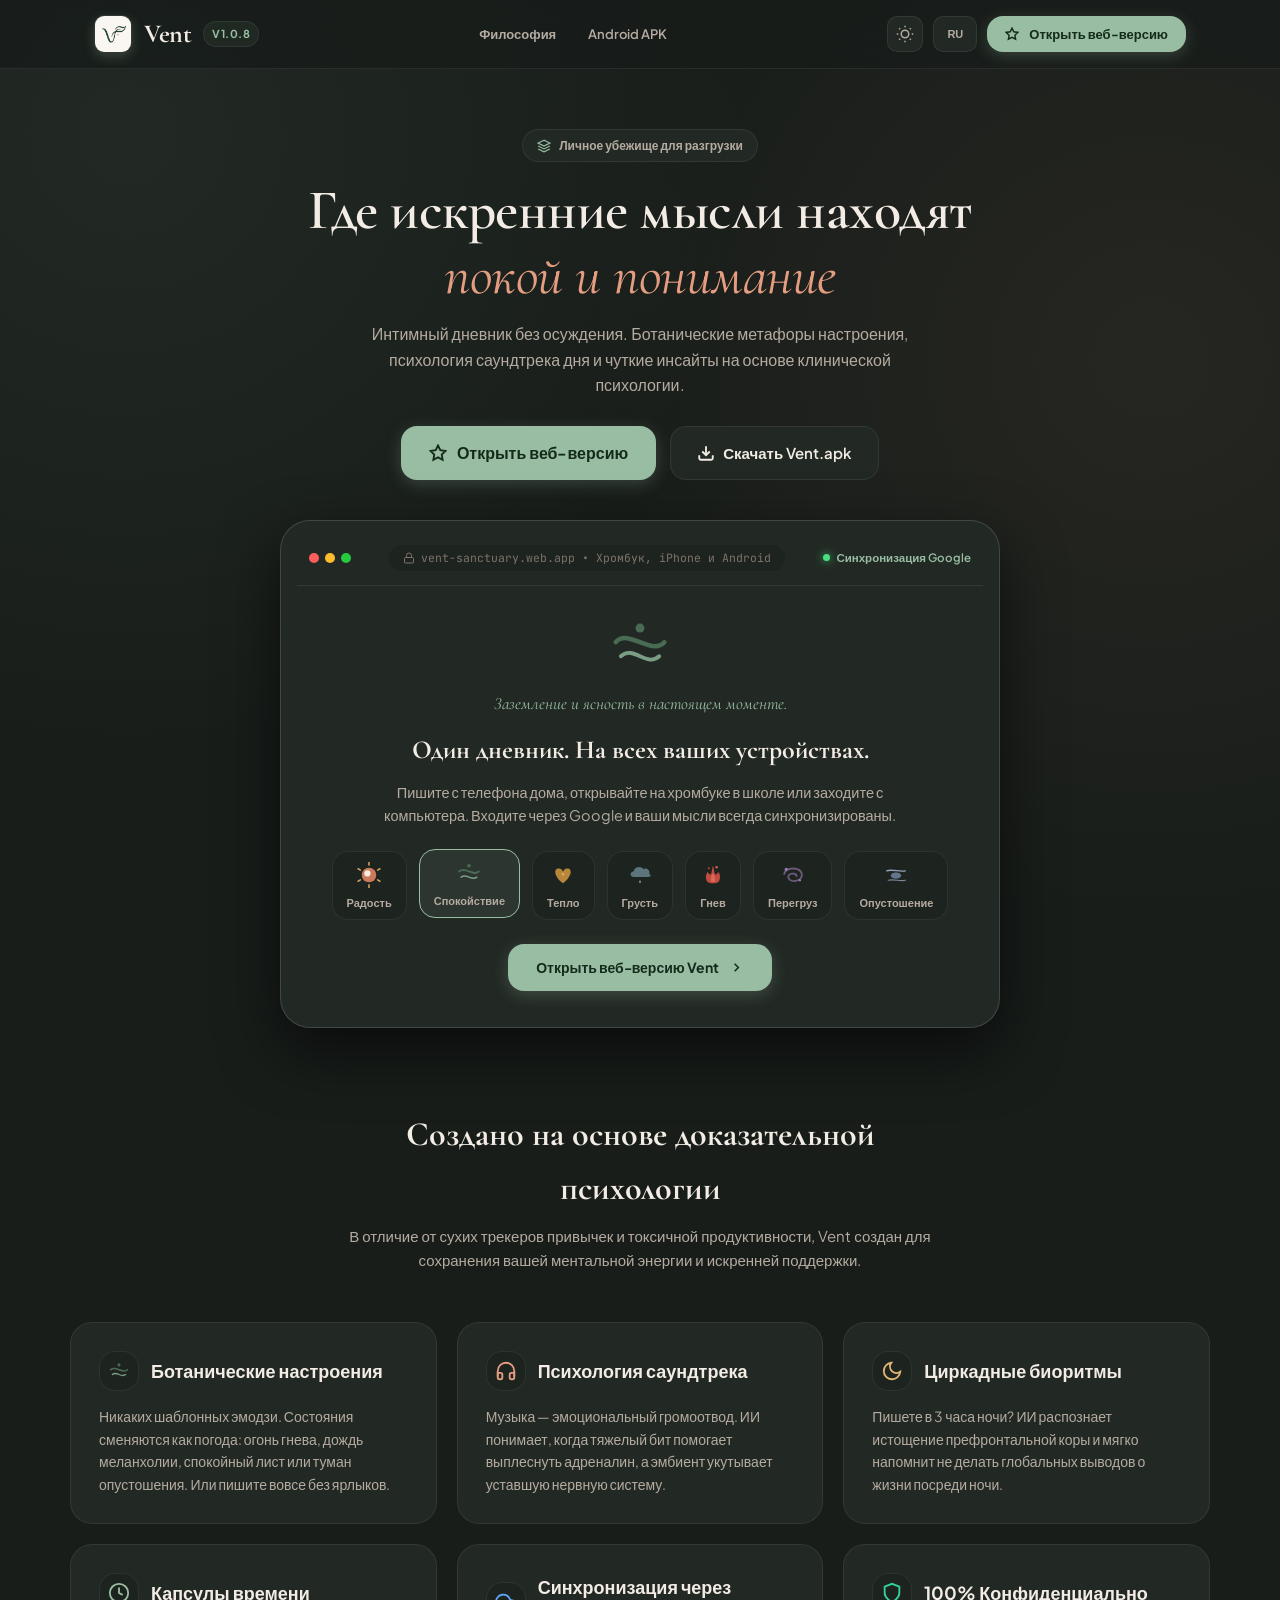
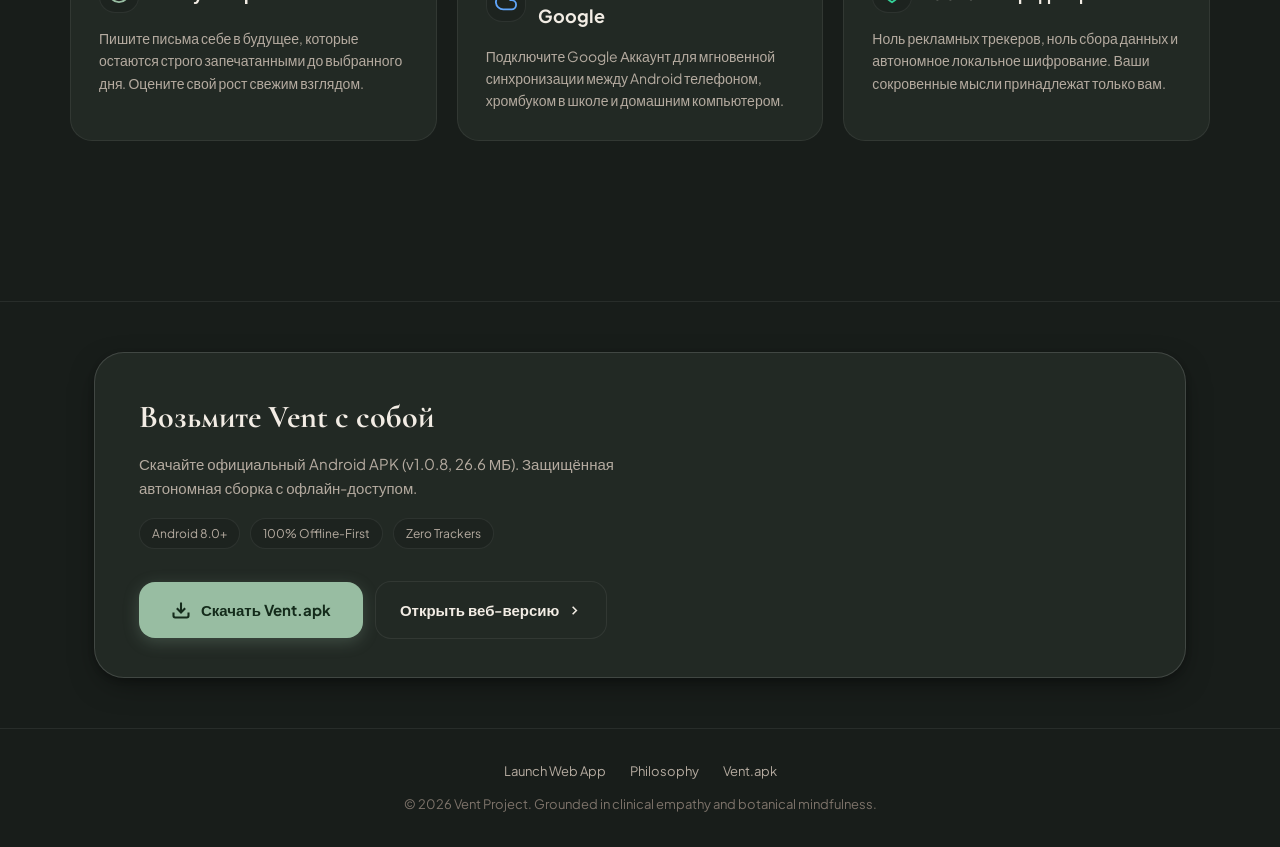
<file: public/index.html>
<!DOCTYPE html>
<html lang="en" data-theme="dark">
<head>
  <meta charset="UTF-8">
  <meta name="viewport" content="width=device-width, initial-scale=1.0">
  <title>Vent — Private Emotional Decompression Journal</title>
  <meta name="description" content="Vent is a private emotional sanctuary featuring botanical mood metaphors, daily soundtrack psychology, and an empathetic AI companion powered by Gemini Flash.">
  <link rel="icon" type="image/png" href="icon.png">
  <link rel="stylesheet" href="style.css">
  <style>
    /* Dedicated Showcase / Landing Styling */
    .hero-app-preview-box {
      margin: 40px auto 0;
      max-width: 720px;
      background: var(--surface-card);
      border: 1px solid var(--border-strong);
      border-radius: var(--radius-xl);
      padding: 16px;
      box-shadow: 0 24px 60px rgba(0, 0, 0, 0.6);
      position: relative;
      overflow: hidden;
      text-align: left;
    }

    .preview-browser-header {
      display: flex;
      align-items: center;
      justify-content: space-between;
      padding: 8px 12px 14px;
      border-bottom: 1px solid var(--border-subtle);
    }

    .browser-dots {
      display: flex;
      gap: 6px;
    }

    .browser-dot {
      width: 10px;
      height: 10px;
      border-radius: 50%;
    }

    .preview-url-pill {
      font-size: 11.5px;
      font-family: var(--font-mono);
      color: var(--text-tertiary);
      background: var(--surface-input);
      padding: 4px 14px;
      border-radius: var(--radius-full);
      display: flex;
      align-items: center;
      gap: 6px;
    }

    .preview-frame-content {
      padding: 28px 24px 20px;
      text-align: center;
    }

    .preview-headline {
      font-family: var(--font-serif);
      font-size: 26px;
      font-weight: 700;
      margin-bottom: 10px;
      color: var(--text-primary);
    }

    .preview-sub {
      font-size: 14.5px;
      color: var(--text-secondary);
      max-width: 520px;
      margin: 0 auto 24px;
      line-height: 1.6;
    }

    .preview-botanical-strip {
      display: flex;
      align-items: center;
      justify-content: center;
      gap: 12px;
      margin-bottom: 24px;
      flex-wrap: wrap;
    }

    .preview-botanical-item {
      display: flex;
      flex-direction: column;
      align-items: center;
      gap: 6px;
      padding: 10px 14px;
      border-radius: var(--radius-md);
      background: var(--surface-input);
      border: 1px solid var(--border-subtle);
      transition: transform var(--duration-fast) var(--ease-out), border-color var(--duration-fast) var(--ease-out);
      cursor: pointer;
    }

    .preview-botanical-item:hover {
      transform: translateY(-2px);
      border-color: var(--border-strong);
    }

    .preview-botanical-label {
      font-size: 11px;
      font-weight: 600;
      color: var(--text-secondary);
    }

    .feature-showcase-grid {
      display: grid;
      grid-template-columns: repeat(auto-fit, minmax(280px, 1fr));
      gap: 20px;
      margin: 50px 0;
    }

    .showcase-card {
      background: var(--surface-card);
      border: 1px solid var(--border-subtle);
      border-radius: var(--radius-lg);
      padding: 28px;
      transition: transform var(--duration-fast) var(--ease-out), border-color var(--duration-fast) var(--ease-out);
    }

    .showcase-card:hover {
      transform: translateY(-3px);
      border-color: var(--border-strong);
    }

    .showcase-icon-row {
      display: flex;
      align-items: center;
      gap: 12px;
      margin-bottom: 14px;
    }

    .showcase-icon-box {
      width: 40px;
      height: 40px;
      border-radius: var(--radius-md);
      background: var(--surface-input);
      border: 1px solid var(--border-subtle);
      display: flex;
      align-items: center;
      justify-content: center;
      color: var(--accent-primary);
      flex-shrink: 0;
    }

    .showcase-title {
      font-size: 18px;
      font-weight: 700;
      color: var(--text-primary);
    }

    .showcase-desc {
      font-size: 14px;
      color: var(--text-secondary);
      line-height: 1.6;
    }

    .sync-status-pill {
      display: flex;
      align-items: center;
      gap: 6px;
      font-size: 11.5px;
      font-weight: 600;
      color: var(--accent-primary);
    }

    .pulse-dot {
      width: 7px;
      height: 7px;
      border-radius: 50%;
      background: #4ADE80;
      box-shadow: 0 0 8px rgba(74, 222, 128, 0.8);
      animation: pulseSync 2s infinite ease-in-out;
    }

    @keyframes pulseSync {
      0%, 100% { opacity: 1; transform: scale(1); }
      50% { opacity: 0.5; transform: scale(0.85); }
    }
  </style>
</head>
<body>

  <!-- ========================================================================
       LANDING HEADER
       ======================================================================== -->
  <header>
    <div class="container header-inner">
      <a href="index.html" class="brand-wrapper">
        <div class="brand-icon-box">
          <img src="icon.png" alt="Vent">
        </div>
        <span class="brand-name">Vent</span>
        <span class="brand-badge">v1.0.8</span>
      </a>

      <!-- Quick Links -->
      <nav class="nav-tab-container" style="background: transparent; border: none;">
        <a href="#features" class="nav-tab-btn" style="text-decoration: none;" data-t="nav_phil">Philosophy</a>
        <a href="#download" class="nav-tab-btn" style="text-decoration: none;" data-t="nav_apk">Android APK</a>
      </nav>

      <!-- Action controls -->
      <div class="header-actions">
        <button class="icon-btn" id="themeToggleBtn" title="Toggle Theme" aria-label="Toggle Theme">
          <!-- Injected via JS -->
        </button>
        <button class="icon-btn" id="langToggleBtn" style="font-size: 11px; font-weight: 700; width: 44px;" title="Switch Language">
          EN
        </button>
        <!-- Prominent Launch App Button (NO EMOJIS, Clean Vector Icon) -->
        <a href="app.html" class="btn-primary" style="padding: 8px 18px; font-size: 13px;">
          <svg width="14" height="14" viewBox="0 0 24 24" fill="none" stroke="currentColor" stroke-width="2.5"><polygon points="12 2 15.09 8.26 22 9.27 17 14.14 18.18 21.02 12 17.77 5.82 21.02 7 14.14 2 9.27 8.91 8.26 12 2"/></svg>
          <span data-t="btn_open_app">Open Web Version</span>
        </a>
      </div>
    </div>
  </header>

  <!-- ========================================================================
       HERO SECTION
       ======================================================================== -->
  <section class="hero-banner" style="padding: 60px 0 40px;">
    <div class="container">
      <div class="hero-tag">
        <svg width="14" height="14" viewBox="0 0 24 24" fill="none" stroke="currentColor" stroke-width="2"><path d="M12 2L2 7l10 5 10-5-10-5zM2 17l10 5 10-5M2 12l10 5 10-5"/></svg>
        <span data-t="hero_tag">Private Decompression Sanctuary</span>
      </div>

      <h1 class="hero-title">
        <span data-t="hero_title_prefix">Where raw thoughts find</span><br>
        <em data-t="hero_title_highlight">quiet understanding</em>
      </h1>

      <p class="hero-subtitle" data-t="hero_sub">
        An intimate, judgment-free journal. Botanical emotional states, daily soundtrack analysis, and compassionate reflections grounded in clinical psychology.
      </p>

      <!-- TWO PRIMARY BUTTONS: Web App & APK Download (NO EMOJIS) -->
      <div class="hero-cta-row">
        <a href="app.html" class="btn-primary" style="padding: 14px 28px; font-size: 16px;">
          <svg width="18" height="18" viewBox="0 0 24 24" fill="none" stroke="currentColor" stroke-width="2.5"><polygon points="12 2 15.09 8.26 22 9.27 17 14.14 18.18 21.02 12 17.77 5.82 21.02 7 14.14 2 9.27 8.91 8.26 12 2"/></svg>
          <span data-t="btn_open_app">Open Web Version</span>
        </a>
        <a href="https://github.com/KamilRemix/Vent/raw/main/Vent.apk" download="Vent.apk" class="btn-secondary" style="padding: 14px 26px; font-size: 15px;">
          <svg width="18" height="18" viewBox="0 0 24 24" fill="none" stroke="currentColor" stroke-width="2.5"><path d="M21 15v4a2 2 0 0 1-2 2H5a2 2 0 0 1-2-2v-4"/><polyline points="7 10 12 15 17 10"/><line x1="12" y1="15" x2="12" y2="3"/></svg>
          <span data-t="btn_download_apk">Download Vent for Android</span>
        </a>
      </div>

      <!-- Interactive Web App Showcase Card -->
      <div class="hero-app-preview-box">
        <div class="preview-browser-header">
          <div class="browser-dots">
            <div class="browser-dot" style="background: #FF5C5C;"></div>
            <div class="browser-dot" style="background: #FFBD2E;"></div>
            <div class="browser-dot" style="background: #27C93F;"></div>
          </div>
          <div class="preview-url-pill">
            <svg width="12" height="12" viewBox="0 0 24 24" fill="none" stroke="currentColor" stroke-width="2"><rect x="3" y="11" width="18" height="11" rx="2" ry="2"/><path d="M7 11V7a5 5 0 0 1 10 0v4"/></svg>
            <span data-t="preview_url_label">vent.app/web • Chromebook, iPhone & Android</span>
          </div>
          <div class="sync-status-pill">
            <div class="pulse-dot"></div>
            <span data-t="preview_sync_label">Cloud Sync Active</span>
          </div>
        </div>

        <div class="preview-frame-content">
          <div style="margin-bottom: 12px; height: 64px; display: flex; align-items: center; justify-content: center;" id="heroPreviewIcon"></div>
          <p id="heroPreviewQuote" style="font-family: var(--font-serif); font-style: italic; font-size: 17px; color: var(--accent-primary); margin-bottom: 12px; min-height: 24px;"></p>
          <h3 class="preview-headline" data-t="preview_headline">One Journal. Everywhere You Need It.</h3>
          <p class="preview-sub" data-t="preview_sub">
            Write on your phone at home, open your Chromebook in school, or check from an iPhone. Sign in with Google to synchronize your thoughts seamlessly.
          </p>

          <!-- Interactive Botanical Preview Chips -->
          <div class="preview-botanical-strip" id="heroBotanicalStrip">
            <!-- Injected via script with BotanicalSVGs -->
          </div>

          <a href="app.html" class="btn-primary" style="padding: 12px 28px; font-size: 14px;">
            <span data-t="btn_preview_open">Open Vent Web Sanctuary</span>
            <svg width="15" height="15" viewBox="0 0 24 24" fill="none" stroke="currentColor" stroke-width="2.5"><polyline points="9 18 15 12 9 6"/></svg>
          </a>
        </div>
      </div>

    </div>
  </section>

  <!-- ========================================================================
       PHILOSOPHY & FEATURES (ALL EMOJIS REPLACED WITH CLEAN VECTOR SVGs)
       ======================================================================== -->
  <section class="container" id="features" style="padding: 40px 0 60px;">
    <div style="text-align: center; max-width: 620px; margin: 0 auto 36px;">
      <h2 style="font-family: var(--font-serif); font-size: 34px; font-weight: 700;" data-t="phil_title">Designed Around Clinical Psychology</h2>
      <p style="font-size: 15px; color: var(--text-secondary); margin-top: 8px;" data-t="phil_sub">
        Unlike sterile habit apps or toxic productivity tools, Vent is engineered to protect your mental energy and give raw feelings a safe harbor.
      </p>
    </div>

    <div class="feature-showcase-grid">
      <!-- 1. Botanical Metaphors -->
      <div class="showcase-card">
        <div class="showcase-icon-row">
          <div class="showcase-icon-box" id="showcaseBloomSlot"></div>
          <h3 class="showcase-title" data-t="card1_title">Botanical Moods</h3>
        </div>
        <p class="showcase-desc" data-t="card1_desc">
          No generic emojis. Emotional states shift like weather: Wildfire anger, Melancholy rain, Calm leaves, and Ash mist. Or simply vent freely without choosing any label.
        </p>
      </div>

      <!-- 2. Soundtrack Psychology -->
      <div class="showcase-card">
        <div class="showcase-icon-row">
          <div class="showcase-icon-box" style="color: var(--accent-terracotta);">
            <svg width="22" height="22" viewBox="0 0 24 24" fill="none" stroke="currentColor" stroke-width="2"><path d="M3 18v-6a9 9 0 0 1 18 0v6"/><path d="M21 19a2 2 0 0 1-2 2h-1a2 2 0 0 1-2-2v-3a2 2 0 0 1 2-2h3zM3 19a2 2 0 0 0 2 2h1a2 2 0 0 0 2-2v-3a2 2 0 0 0-2-2H3z"/></svg>
          </div>
          <h3 class="showcase-title" data-t="card2_title">Soundtrack Psychology</h3>
        </div>
        <p class="showcase-desc" data-t="card2_desc">
          Music acts as an emotional lightning rod. Gemini understands whether heavy beats serve as a cathartic adrenaline release or ambient lo-fi acts as a nervous system blanket.
        </p>
      </div>

      <!-- 3. Circadian Awareness -->
      <div class="showcase-card">
        <div class="showcase-icon-row">
          <div class="showcase-icon-box" style="color: var(--accent-amber);">
            <svg width="22" height="22" viewBox="0 0 24 24" fill="none" stroke="currentColor" stroke-width="2"><path d="M21 12.79A9 9 0 1 1 11.21 3 7 7 0 0 0 21 12.79z"/></svg>
          </div>
          <h3 class="showcase-title" data-t="card3_title">Circadian Rhythm</h3>
        </div>
        <p class="showcase-desc" data-t="card3_desc">
          Writing at 3:00 AM? The AI recognizes nighttime prefrontal exhaustion and gently reminds you not to judge your whole life after midnight.
        </p>
      </div>

      <!-- 4. Time Capsules -->
      <div class="showcase-card">
        <div class="showcase-icon-row">
          <div class="showcase-icon-box" style="color: var(--accent-primary);">
            <svg width="22" height="22" viewBox="0 0 24 24" fill="none" stroke="currentColor" stroke-width="2"><circle cx="12" cy="12" r="10"/><polyline points="12 6 12 12 16 14"/></svg>
          </div>
          <h3 class="showcase-title" data-t="card4_title">Time Capsules</h3>
        </div>
        <p class="showcase-desc" data-t="card4_desc">
          Write letters to your future self that stay sealed until a chosen date. Revisit your growth with genuine perspective.
        </p>
      </div>

      <!-- 5. Cross-Device Cloud Sync -->
      <div class="showcase-card">
        <div class="showcase-icon-row">
          <div class="showcase-icon-box" style="color: #60A5FA;">
            <svg width="22" height="22" viewBox="0 0 24 24" fill="none" stroke="currentColor" stroke-width="2"><path d="M18 10h-1.26A8 8 0 1 0 9 20h9a5 5 0 0 0 0-10z"/></svg>
          </div>
          <h3 class="showcase-title" data-t="card5_title">Seamless Google Sync</h3>
        </div>
        <p class="showcase-desc" data-t="card5_desc">
          Connect your Google Account to synchronize across Android phone, school Chromebook, and desktop browser without losing a single line.
        </p>
      </div>

      <!-- 6. Zero Trackers & Privacy -->
      <div class="showcase-card">
        <div class="showcase-icon-row">
          <div class="showcase-icon-box" style="color: #34D399;">
            <svg width="22" height="22" viewBox="0 0 24 24" fill="none" stroke="currentColor" stroke-width="2"><path d="M12 22s8-4 8-10V5l-8-3-8 3v7c0 6 8 10 8 10z"/></svg>
          </div>
          <h3 class="showcase-title" data-t="card6_title">100% Private</h3>
        </div>
        <p class="showcase-desc" data-t="card6_desc">
          Zero advertising, zero tracker SDKs, and offline-first encryption. Your vulnerable feelings belong only to you.
        </p>
      </div>
    </div>
  </section>

  <!-- ========================================================================
       DOWNLOAD APK BANNER
       ======================================================================== -->
  <section class="download-footer-banner" id="download">
    <div class="container">
      <div class="download-banner-box">
        <div class="download-banner-left">
          <h2 class="download-banner-title" data-t="down_banner_title">Take Vent Everywhere</h2>
          <p class="download-banner-desc" data-t="down_banner_desc">
            Download the official Android APK (v1.0.8, 26.6 MB). Private, offline-first, signed build.
          </p>
          <div class="download-banner-tags">
            <span class="spec-badge">Android 8.0+</span>
            <span class="spec-badge">100% Offline-First</span>
            <span class="spec-badge">Zero Trackers</span>
          </div>
        </div>

        <div style="display: flex; gap: 12px; align-items: center; flex-wrap: wrap;">
          <a href="https://github.com/KamilRemix/Vent/raw/main/Vent.apk" download="Vent.apk" class="btn-primary" style="padding: 16px 32px; font-size: 15px;">
            <svg width="20" height="20" viewBox="0 0 24 24" fill="none" stroke="currentColor" stroke-width="2.5"><path d="M21 15v4a2 2 0 0 1-2 2H5a2 2 0 0 1-2-2v-4"/><polyline points="7 10 12 15 17 10"/><line x1="12" y1="15" x2="12" y2="3"/></svg>
            <span data-t="btn_download_apk">Download Vent.apk</span>
          </a>
          <a href="app.html" class="btn-secondary" style="padding: 16px 24px; font-size: 15px;">
            <span data-t="btn_open_app">Open Web Version</span>
            <svg width="15" height="15" viewBox="0 0 24 24" fill="none" stroke="currentColor" stroke-width="2.5"><polyline points="9 18 15 12 9 6"/></svg>
          </a>
        </div>
      </div>
    </div>
  </section>

  <!-- ========================================================================
       FOOTER
       ======================================================================== -->
  <footer>
    <div class="container">
      <div class="footer-nav">
        <a href="app.html">Launch Web App</a>
        <a href="#features">Philosophy</a>
        <a href="https://github.com/KamilRemix/Vent/raw/main/Vent.apk" download="Vent.apk">Vent.apk</a>
      </div>
      <p>&copy; 2026 Vent Project. Grounded in clinical empathy and botanical mindfulness.</p>
    </div>
  </footer>

  <script src="landing.js"></script>
</body>
</html>
</file>
<file: public/style.css>
/* ==========================================================================
   VENT — Botanical Emotional Decompression Journal
   Design Engineering & Aesthetics inspired by Emil Kowalski & Linear
   ========================================================================== */

@import url('https://fonts.googleapis.com/css2?family=Cormorant+Garamond:ital,wght@0,500;0,600;0,700;1,400;1,600&family=Plus+Jakarta+Sans:wght@300;400;500;600;700;800&family=JetBrains+Mono:wght@400;500&display=swap');

:root {
  /* Common Motion & Physics (Emil Kowalski) */
  --ease-out: cubic-bezier(0.23, 1, 0.32, 1);
  --ease-in-out: cubic-bezier(0.77, 0, 0.175, 1);
  --ease-spring: cubic-bezier(0.34, 1.56, 0.64, 1);
  --duration-fast: 140ms;
  --duration-normal: 220ms;
  --duration-slow: 360ms;

  --radius-xs: 6px;
  --radius-sm: 10px;
  --radius-md: 16px;
  --radius-lg: 22px;
  --radius-xl: 30px;
  --radius-full: 9999px;

  /* Typography */
  --font-serif: 'Cormorant Garamond', Georgia, serif;
  --font-sans: 'Plus Jakarta Sans', -apple-system, BlinkMacSystemFont, sans-serif;
  --font-mono: 'JetBrains Mono', monospace;

  /* Botanical Mood Accent Palette (Identical to Kotlin BotanicalMood) */
  --mood-bloom: #C87A5B;
  --mood-bloom-soft: rgba(200, 122, 91, 0.15);
  --mood-calm: #4A6B53;
  --mood-calm-soft: rgba(74, 107, 83, 0.15);
  --mood-warm: #B8863B;
  --mood-warm-soft: rgba(184, 134, 59, 0.15);
  --mood-rain: #5B757A;
  --mood-rain-soft: rgba(91, 117, 122, 0.15);
  --mood-wind: #A95C47;
  --mood-wind-soft: rgba(169, 92, 71, 0.15);
  --mood-moon: #6E6259;
  --mood-moon-soft: rgba(110, 98, 89, 0.15);
  --mood-wildfire: #C04B3E;
  --mood-wildfire-soft: rgba(192, 75, 62, 0.18);
  --mood-wildfire-glow: rgba(220, 104, 90, 0.4);
  --mood-chaos: #6D597A;
  --mood-chaos-soft: rgba(109, 89, 122, 0.15);
  --mood-ash: #64748B;
  --mood-ash-soft: rgba(100, 116, 139, 0.15);
}

/* ==========================================================================
   THEME: Evening Moss (Dark Mode — Default)
   ========================================================================== */
[data-theme="dark"] {
  --bg-app: #121614;
  --bg-page: #181D1A;
  --surface-card: #222924;
  --surface-elevated: #28322B;
  --surface-input: #1D231F;
  --surface-hover: #2C352F;

  --border-subtle: rgba(255, 255, 255, 0.07);
  --border-strong: rgba(255, 255, 255, 0.14);
  --border-focus: #98BDA2;

  --text-primary: #F2ECE4;
  --text-secondary: #B5ABA0;
  --text-tertiary: #7D736A;

  --accent-primary: #98BDA2;
  --accent-primary-hover: #B2D4BA;
  --accent-primary-text: #142B1B;
  --accent-primary-glow: rgba(152, 189, 162, 0.25);

  --accent-terracotta: #E59D81;
  --accent-amber: #E3B873;

  --shadow-card: 0 10px 30px -8px rgba(0, 0, 0, 0.5), 0 2px 6px rgba(0, 0, 0, 0.2);
  --shadow-dropdown: 0 14px 40px -4px rgba(0, 0, 0, 0.7);

  --glow-bg-1: radial-gradient(circle at 10% 15%, rgba(152, 189, 162, 0.08) 0%, transparent 45%);
  --glow-bg-2: radial-gradient(circle at 90% 40%, rgba(229, 157, 129, 0.07) 0%, transparent 45%);
}

/* ==========================================================================
   THEME: Parchment Cream (Light Mode)
   ========================================================================== */
[data-theme="light"] {
  --bg-app: #F5EFE6;
  --bg-page: #FAF6F0;
  --surface-card: #F3ECE1;
  --surface-elevated: #FFFFFF;
  --surface-input: #FAF6F0;
  --surface-hover: #EBE1D2;

  --border-subtle: rgba(44, 38, 35, 0.08);
  --border-strong: rgba(44, 38, 35, 0.16);
  --border-focus: #4A6B53;

  --text-primary: #2C2623;
  --text-secondary: #6E655F;
  --text-tertiary: #9E948C;

  --accent-primary: #4A6B53;
  --accent-primary-hover: #3D5A45;
  --accent-primary-text: #FFFFFF;
  --accent-primary-glow: rgba(74, 107, 83, 0.2);

  --accent-terracotta: #C87A5B;
  --accent-amber: #B8863B;

  --shadow-card: 0 10px 30px -8px rgba(44, 38, 35, 0.08), 0 2px 6px rgba(44, 38, 35, 0.04);
  --shadow-dropdown: 0 14px 40px -4px rgba(44, 38, 35, 0.14);

  --glow-bg-1: radial-gradient(circle at 10% 15%, rgba(74, 107, 83, 0.06) 0%, transparent 45%);
  --glow-bg-2: radial-gradient(circle at 90% 40%, rgba(200, 122, 91, 0.05) 0%, transparent 45%);
}

/* Base Setup */
* {
  box-sizing: border-box;
  margin: 0;
  padding: 0;
  -webkit-font-smoothing: antialiased;
  -moz-osx-font-smoothing: grayscale;
}

body {
  background-color: var(--bg-page);
  color: var(--text-primary);
  font-family: var(--font-sans);
  line-height: 1.6;
  min-height: 100vh;
  overflow-x: hidden;
  background-image: var(--glow-bg-1), var(--glow-bg-2);
  background-attachment: fixed;
  transition: background-color var(--duration-normal) var(--ease-out), color var(--duration-normal) var(--ease-out);
}

/* Container */
.container {
  max-width: 1140px;
  margin: 0 auto;
  padding: 0 24px;
}

/* ==========================================================================
   HEADER & NAVIGATION
   ========================================================================== */
header {
  position: sticky;
  top: 0;
  z-index: 100;
  backdrop-filter: blur(20px);
  -webkit-backdrop-filter: blur(20px);
  background: rgba(24, 29, 26, 0.82);
  border-bottom: 1px solid var(--border-subtle);
  transition: background-color var(--duration-normal) var(--ease-out), border-color var(--duration-normal) var(--ease-out);
}

[data-theme="light"] header {
  background: rgba(250, 246, 240, 0.86);
}

.header-inner {
  display: flex;
  align-items: center;
  justify-content: space-between;
  height: 68px;
  gap: 16px;
}

.brand-wrapper {
  display: flex;
  align-items: center;
  gap: 12px;
  text-decoration: none;
  color: var(--text-primary);
  transition: transform var(--duration-fast) var(--ease-out);
}

.brand-wrapper:active {
  transform: scale(0.97);
}

.brand-icon-box {
  width: 38px;
  height: 38px;
  border-radius: var(--radius-sm);
  background: var(--surface-card);
  border: 1px solid var(--border-subtle);
  display: flex;
  align-items: center;
  justify-content: center;
  box-shadow: 0 4px 12px var(--accent-primary-glow);
  overflow: hidden;
}

.brand-icon-box img {
  width: 100%;
  height: 100%;
  object-fit: cover;
}

.brand-name {
  font-family: var(--font-serif);
  font-size: 26px;
  font-weight: 700;
  letter-spacing: -0.5px;
  line-height: 1;
}

.brand-badge {
  font-size: 11px;
  font-weight: 700;
  padding: 3px 8px;
  border-radius: var(--radius-full);
  background: var(--mood-calm-soft);
  color: var(--accent-primary);
  border: 1px solid var(--border-subtle);
  text-transform: uppercase;
  letter-spacing: 0.5px;
}

/* Sliding Pill Tab Navigation (Emil Kowalski Style) */
.nav-tab-container {
  display: flex;
  align-items: center;
  background: var(--surface-card);
  padding: 4px;
  border-radius: var(--radius-full);
  border: 1px solid var(--border-subtle);
  position: relative;
}

.nav-tab-btn {
  display: flex;
  align-items: center;
  gap: 7px;
  padding: 8px 16px;
  border-radius: var(--radius-full);
  font-size: 13px;
  font-weight: 600;
  color: var(--text-secondary);
  background: transparent;
  border: none;
  cursor: pointer;
  transition: color var(--duration-fast) var(--ease-out), transform var(--duration-fast) var(--ease-out);
  position: relative;
  z-index: 2;
  user-select: none;
}

.nav-tab-btn:hover {
  color: var(--text-primary);
}

.nav-tab-btn:active {
  transform: scale(0.97);
}

.nav-tab-btn.active {
  color: var(--accent-primary-text);
  background: var(--accent-primary);
  box-shadow: 0 2px 10px var(--accent-primary-glow);
}

.nav-tab-icon {
  width: 16px;
  height: 16px;
}

/* Header Action Controls */
.header-actions {
  display: flex;
  align-items: center;
  gap: 10px;
}

.icon-btn {
  width: 36px;
  height: 36px;
  border-radius: var(--radius-sm);
  background: var(--surface-card);
  border: 1px solid var(--border-subtle);
  color: var(--text-secondary);
  display: flex;
  align-items: center;
  justify-content: center;
  cursor: pointer;
  transition: all var(--duration-fast) var(--ease-out);
}

.icon-btn:hover {
  color: var(--text-primary);
  border-color: var(--border-strong);
  background: var(--surface-hover);
}

.icon-btn:active {
  transform: scale(0.96);
}

.btn-apk-header {
  display: inline-flex;
  align-items: center;
  gap: 8px;
  padding: 8px 16px;
  border-radius: var(--radius-full);
  background: var(--surface-card);
  border: 1px solid var(--border-strong);
  color: var(--text-primary);
  font-size: 13px;
  font-weight: 700;
  text-decoration: none;
  transition: all var(--duration-fast) var(--ease-out);
}

.btn-apk-header:hover {
  border-color: var(--accent-primary);
  color: var(--accent-primary);
  transform: translateY(-1px);
}

.btn-apk-header:active {
  transform: scale(0.97);
}

/* ==========================================================================
   HERO / BANNER SECTION
   ========================================================================== */
.hero-banner {
  padding: 48px 0 32px;
  text-align: center;
}

.hero-tag {
  display: inline-flex;
  align-items: center;
  gap: 8px;
  padding: 6px 14px;
  border-radius: var(--radius-full);
  background: var(--surface-card);
  border: 1px solid var(--border-subtle);
  font-size: 12px;
  font-weight: 600;
  color: var(--text-secondary);
  margin-bottom: 16px;
}

.hero-tag svg {
  color: var(--accent-primary);
}

.hero-title {
  font-family: var(--font-serif);
  font-size: clamp(38px, 5.5vw, 56px);
  font-weight: 600;
  line-height: 1.15;
  letter-spacing: -0.5px;
  margin-bottom: 14px;
  max-width: 800px;
  margin-left: auto;
  margin-right: auto;
}

.hero-title em {
  font-style: italic;
  font-weight: 400;
  color: var(--accent-terracotta);
}

.hero-subtitle {
  font-size: 16px;
  color: var(--text-secondary);
  max-width: 580px;
  margin: 0 auto 28px;
  line-height: 1.6;
}

.hero-cta-row {
  display: flex;
  align-items: center;
  justify-content: center;
  gap: 14px;
  flex-wrap: wrap;
}

/* Primary Button (Emil Kowalski Tactile Specs) */
.btn-primary {
  display: inline-flex;
  align-items: center;
  justify-content: center;
  gap: 10px;
  padding: 12px 24px;
  border-radius: var(--radius-md);
  background: var(--accent-primary);
  color: var(--accent-primary-text);
  font-size: 14px;
  font-weight: 700;
  text-decoration: none;
  border: none;
  cursor: pointer;
  box-shadow: 0 4px 16px var(--accent-primary-glow);
  transition: transform var(--duration-fast) var(--ease-out), box-shadow var(--duration-fast) var(--ease-out), filter var(--duration-fast) var(--ease-out);
}

.btn-primary:hover {
  filter: brightness(1.08);
  box-shadow: 0 6px 22px var(--accent-primary-glow);
}

.btn-primary:active {
  transform: scale(0.97);
}

.btn-secondary {
  display: inline-flex;
  align-items: center;
  justify-content: center;
  gap: 8px;
  padding: 12px 22px;
  border-radius: var(--radius-md);
  background: var(--surface-card);
  color: var(--text-primary);
  font-size: 14px;
  font-weight: 600;
  text-decoration: none;
  border: 1px solid var(--border-subtle);
  cursor: pointer;
  transition: all var(--duration-fast) var(--ease-out);
}

.btn-secondary:hover {
  background: var(--surface-hover);
  border-color: var(--border-strong);
}

.btn-secondary:active {
  transform: scale(0.97);
}

/* ==========================================================================
   APP TABS WORKSPACE
   ========================================================================== */
.app-workspace {
  padding: 16px 0 70px;
}

.tab-pane {
  display: none;
  opacity: 0;
  transform: scale(0.98) translateY(6px);
  transition: opacity var(--duration-normal) var(--ease-out), transform var(--duration-normal) var(--ease-out);
}

.tab-pane.active {
  display: block;
  opacity: 1;
  transform: scale(1) translateY(0);
}

/* ==========================================================================
   TAB 1: JOURNAL FEED (ДНЕВНИК)
   ========================================================================== */
.feed-header-bar {
  display: flex;
  align-items: center;
  justify-content: space-between;
  gap: 16px;
  flex-wrap: wrap;
  margin-bottom: 24px;
}

.search-box {
  display: flex;
  align-items: center;
  gap: 10px;
  background: var(--surface-card);
  border: 1px solid var(--border-subtle);
  border-radius: var(--radius-md);
  padding: 8px 16px;
  flex: 1;
  max-width: 440px;
  transition: border-color var(--duration-fast) var(--ease-out);
}

.search-box:focus-within {
  border-color: var(--border-focus);
}

.search-box input {
  background: transparent;
  border: none;
  outline: none;
  color: var(--text-primary);
  font-size: 14px;
  width: 100%;
}

.search-box input::placeholder {
  color: var(--text-tertiary);
}

/* Botanical Filter Carousel */
.botanical-filter-bar {
  display: flex;
  align-items: center;
  gap: 8px;
  overflow-x: auto;
  padding: 4px 2px 14px;
  margin-bottom: 20px;
  scrollbar-width: none;
}

.botanical-filter-bar::-webkit-scrollbar {
  display: none;
}

.filter-chip {
  display: flex;
  align-items: center;
  gap: 8px;
  padding: 7px 14px;
  border-radius: var(--radius-full);
  background: var(--surface-card);
  border: 1px solid var(--border-subtle);
  color: var(--text-secondary);
  font-size: 13px;
  font-weight: 600;
  cursor: pointer;
  white-space: nowrap;
  user-select: none;
  transition: all var(--duration-fast) var(--ease-out);
}

.filter-chip:hover {
  background: var(--surface-hover);
  color: var(--text-primary);
}

.filter-chip:active {
  transform: scale(0.96);
}

.filter-chip.active {
  background: var(--chip-accent-soft, var(--surface-hover));
  border-color: var(--chip-accent, var(--accent-primary));
  color: var(--text-primary);
}

.filter-chip .chip-art {
  width: 20px;
  height: 20px;
}

/* Journal Cards Grid */
.journal-feed-grid {
  display: grid;
  grid-template-columns: repeat(auto-fill, minmax(340px, 1fr));
  gap: 20px;
}

.journal-card {
  background: var(--surface-card);
  border: 1px solid var(--border-subtle);
  border-radius: var(--radius-lg);
  padding: 22px;
  box-shadow: var(--shadow-card);
  display: flex;
  flex-direction: column;
  justify-content: space-between;
  gap: 16px;
  transition: transform var(--duration-fast) var(--ease-out), border-color var(--duration-fast) var(--ease-out);
  position: relative;
  overflow: hidden;
}

.journal-card:hover {
  transform: translateY(-2px);
  border-color: var(--border-strong);
}

.card-top-row {
  display: flex;
  align-items: center;
  justify-content: space-between;
  gap: 12px;
}

.card-mood-info {
  display: flex;
  align-items: center;
  gap: 10px;
}

.mood-badge-art {
  width: 38px;
  height: 38px;
  border-radius: var(--radius-full);
  background: var(--badge-bg, var(--surface-input));
  border: 1px solid var(--badge-border, var(--border-subtle));
  display: flex;
  align-items: center;
  justify-content: center;
  flex-shrink: 0;
}

.mood-badge-text-title {
  font-size: 14px;
  font-weight: 700;
  color: var(--text-primary);
  line-height: 1.2;
}

.mood-badge-text-sub {
  font-size: 11px;
  color: var(--text-tertiary);
}

.card-meta-time {
  font-size: 11px;
  font-family: var(--font-mono);
  color: var(--text-tertiary);
  background: var(--surface-input);
  padding: 3px 8px;
  border-radius: var(--radius-xs);
}

.card-content-text {
  font-size: 14.5px;
  line-height: 1.65;
  color: var(--text-primary);
  white-space: pre-line;
}

.card-soundtrack-strip {
  display: flex;
  align-items: center;
  gap: 10px;
  background: var(--surface-input);
  border: 1px solid var(--border-subtle);
  border-radius: var(--radius-sm);
  padding: 8px 12px;
  font-size: 12.5px;
  color: var(--accent-terracotta);
}

.vinyl-disc {
  width: 18px;
  height: 18px;
  border-radius: 50%;
  border: 2px solid var(--accent-terracotta);
  position: relative;
  animation: spin 6s linear infinite;
  animation-play-state: paused;
}

.journal-card:hover .vinyl-disc {
  animation-play-state: running;
}

@keyframes spin {
  100% { transform: rotate(360deg); }
}

.card-tags-row {
  display: flex;
  align-items: center;
  gap: 6px;
  flex-wrap: wrap;
}

.tag-pill {
  font-size: 11px;
  color: var(--text-secondary);
  background: var(--surface-hover);
  padding: 2px 8px;
  border-radius: var(--radius-xs);
}

.card-bottom-actions {
  display: flex;
  align-items: center;
  justify-content: space-between;
  border-top: 1px solid var(--border-subtle);
  padding-top: 12px;
  margin-top: 4px;
}

.intensity-dots {
  display: flex;
  align-items: center;
  gap: 4px;
}

.intensity-dot {
  width: 6px;
  height: 6px;
  border-radius: 50%;
  background: var(--border-strong);
}

.intensity-dot.filled {
  background: var(--card-accent, var(--accent-primary));
}

.card-delete-btn {
  background: transparent;
  border: none;
  color: var(--text-tertiary);
  font-size: 12px;
  cursor: pointer;
  padding: 4px 8px;
  border-radius: var(--radius-xs);
  transition: all var(--duration-fast) var(--ease-out);
}

.card-delete-btn:hover {
  color: var(--mood-wildfire);
  background: var(--mood-wildfire-soft);
}

.card-delete-btn:active {
  transform: scale(0.95);
}

/* ==========================================================================
   TAB 2: VENT EDITOR (ВЫПЛЕСК / НОВАЯ ЗАПИСЬ)
   ========================================================================== */
.editor-container {
  max-width: 780px;
  margin: 0 auto;
  background: var(--surface-card);
  border: 1px solid var(--border-subtle);
  border-radius: var(--radius-xl);
  padding: 36px;
  box-shadow: var(--shadow-card);
  position: relative;
}

.editor-header {
  display: flex;
  align-items: center;
  justify-content: space-between;
  margin-bottom: 24px;
  gap: 16px;
}

.editor-title {
  font-family: var(--font-serif);
  font-size: 28px;
  font-weight: 700;
  letter-spacing: -0.5px;
}

.editor-time-badge {
  font-size: 12px;
  font-family: var(--font-mono);
  color: var(--accent-primary);
  background: var(--mood-calm-soft);
  padding: 4px 10px;
  border-radius: var(--radius-full);
}

/* Mood Grid Carousel in Editor */
.editor-mood-selector-label {
  font-size: 13px;
  font-weight: 600;
  color: var(--text-secondary);
  margin-bottom: 12px;
  display: flex;
  align-items: center;
  justify-content: space-between;
}

.mood-selector-grid {
  display: grid;
  grid-template-columns: repeat(auto-fill, minmax(130px, 1fr));
  gap: 10px;
  margin-bottom: 24px;
}

.mood-select-card {
  background: var(--surface-input);
  border: 1px solid var(--border-subtle);
  border-radius: var(--radius-md);
  padding: 12px;
  display: flex;
  flex-direction: column;
  align-items: center;
  gap: 8px;
  cursor: pointer;
  text-align: center;
  user-select: none;
  transition: all var(--duration-fast) var(--ease-out);
}

.mood-select-card:hover {
  background: var(--surface-hover);
  border-color: var(--border-strong);
}

.mood-select-card:active {
  transform: scale(0.97);
}

.mood-select-card.active {
  background: var(--mood-color-soft, var(--mood-calm-soft));
  border-color: var(--mood-color, var(--accent-primary));
  box-shadow: 0 0 16px var(--mood-color-soft, var(--accent-primary-glow));
}

.mood-select-art {
  width: 32px;
  height: 32px;
}

.mood-select-name {
  font-size: 13px;
  font-weight: 700;
  color: var(--text-primary);
  line-height: 1.1;
}

.mood-select-desc {
  font-size: 10.5px;
  color: var(--text-tertiary);
}

/* Prompt of the Day Banner */
.reflection-prompt-box {
  background: var(--surface-input);
  border-left: 3px solid var(--accent-terracotta);
  border-radius: 0 var(--radius-sm) var(--radius-sm) 0;
  padding: 12px 16px;
  margin-bottom: 20px;
  font-size: 13.5px;
  color: var(--text-secondary);
  display: flex;
  align-items: center;
  gap: 10px;
}

.reflection-prompt-box strong {
  color: var(--accent-terracotta);
  font-weight: 700;
}

/* Stream of Consciousness Textarea */
.stream-textarea-wrapper {
  position: relative;
  margin-bottom: 20px;
}

.stream-textarea {
  width: 100%;
  min-height: 220px;
  background: var(--surface-input);
  border: 1px solid var(--border-subtle);
  border-radius: var(--radius-lg);
  padding: 20px;
  color: var(--text-primary);
  font-size: 16px;
  line-height: 1.7;
  resize: vertical;
  outline: none;
  font-family: var(--font-sans);
  transition: border-color var(--duration-fast) var(--ease-out), box-shadow var(--duration-fast) var(--ease-out);
}

.stream-textarea:focus {
  border-color: var(--border-focus);
  box-shadow: 0 0 0 3px var(--accent-primary-glow);
}

.stream-textarea::placeholder {
  color: var(--text-tertiary);
  font-style: italic;
}

/* Editor Secondary Controls */
.editor-controls-grid {
  display: grid;
  grid-template-columns: 1fr 1fr;
  gap: 14px;
  margin-bottom: 20px;
}

@media (max-width: 680px) {
  .editor-controls-grid {
    grid-template-columns: 1fr;
  }
}

.control-field {
  background: var(--surface-input);
  border: 1px solid var(--border-subtle);
  border-radius: var(--radius-sm);
  padding: 10px 14px;
  display: flex;
  align-items: center;
  gap: 10px;
  transition: border-color var(--duration-fast) var(--ease-out);
}

.control-field:focus-within {
  border-color: var(--border-focus);
}

.control-field input {
  background: transparent;
  border: none;
  outline: none;
  color: var(--text-primary);
  font-size: 13.5px;
  width: 100%;
}

.control-field input::placeholder {
  color: var(--text-tertiary);
}

/* Intensity Range Slider with Emil Kowalski Micro-Polish */
.intensity-bar-card {
  background: var(--surface-input);
  border: 1px solid var(--border-subtle);
  border-radius: var(--radius-sm);
  padding: 12px 16px;
  margin-bottom: 24px;
  display: flex;
  align-items: center;
  justify-content: space-between;
  gap: 16px;
}

.intensity-label-group {
  font-size: 13px;
  font-weight: 600;
  color: var(--text-secondary);
}

.intensity-slider-elem {
  flex: 1;
  accent-color: var(--accent-primary);
  cursor: pointer;
}

.intensity-num-pill {
  font-size: 13px;
  font-weight: 700;
  font-family: var(--font-mono);
  color: var(--accent-primary);
  background: var(--surface-card);
  padding: 2px 10px;
  border-radius: var(--radius-full);
}

/* Time Capsule Toggle */
.time-capsule-toggle-box {
  background: var(--surface-input);
  border: 1px solid var(--border-subtle);
  border-radius: var(--radius-md);
  padding: 14px 18px;
  margin-bottom: 24px;
  display: flex;
  align-items: center;
  justify-content: space-between;
  gap: 16px;
  cursor: pointer;
  transition: all var(--duration-fast) var(--ease-out);
}

.time-capsule-toggle-box:hover {
  background: var(--surface-hover);
}

.capsule-left {
  display: flex;
  align-items: center;
  gap: 12px;
}

.capsule-icon {
  color: var(--accent-amber);
}

.capsule-info-title {
  font-size: 13.5px;
  font-weight: 700;
  color: var(--text-primary);
}

.capsule-info-sub {
  font-size: 11.5px;
  color: var(--text-tertiary);
}

.capsule-date-picker {
  background: var(--surface-card);
  border: 1px solid var(--border-strong);
  border-radius: var(--radius-sm);
  color: var(--text-primary);
  padding: 6px 10px;
  font-size: 13px;
  outline: none;
}

/* Editor Action Footer */
.editor-footer-row {
  display: flex;
  align-items: center;
  justify-content: space-between;
  gap: 14px;
  padding-top: 18px;
  border-top: 1px solid var(--border-subtle);
  flex-wrap: wrap;
}

.editor-word-count {
  font-size: 12.5px;
  color: var(--text-tertiary);
  font-family: var(--font-mono);
}

/* ==========================================================================
   TAB 3: AI INSIGHTS & PSYCHOLOGIST (ИИ-ПСИХОЛОГ)
   ========================================================================== */
.ai-workspace {
  max-width: 860px;
  margin: 0 auto;
}

.period-tabs-bar {
  display: flex;
  align-items: center;
  gap: 10px;
  background: var(--surface-card);
  padding: 6px;
  border-radius: var(--radius-full);
  border: 1px solid var(--border-subtle);
  margin-bottom: 28px;
  overflow-x: auto;
  scrollbar-width: none;
}

.period-tab-btn {
  padding: 8px 18px;
  border-radius: var(--radius-full);
  font-size: 13px;
  font-weight: 600;
  color: var(--text-secondary);
  background: transparent;
  border: none;
  cursor: pointer;
  white-space: nowrap;
  transition: all var(--duration-fast) var(--ease-out);
}

.period-tab-btn:hover {
  color: var(--text-primary);
}

.period-tab-btn:active {
  transform: scale(0.97);
}

.period-tab-btn.active {
  background: var(--accent-primary);
  color: var(--accent-primary-text);
  box-shadow: 0 2px 10px var(--accent-primary-glow);
}

.ai-letter-hero-card {
  background: var(--surface-card);
  border: 1px solid var(--border-subtle);
  border-radius: var(--radius-xl);
  padding: 36px;
  box-shadow: var(--shadow-card);
  margin-bottom: 24px;
  position: relative;
  overflow: hidden;
}

.ai-letter-hero-card::before {
  content: '';
  position: absolute;
  top: 0;
  left: 0;
  right: 0;
  height: 3px;
  background: linear-gradient(90deg, var(--accent-primary), var(--accent-terracotta), var(--accent-amber));
}

.ai-friend-badge {
  display: inline-flex;
  align-items: center;
  gap: 8px;
  padding: 5px 12px;
  border-radius: var(--radius-full);
  background: var(--mood-calm-soft);
  color: var(--accent-primary);
  font-size: 12px;
  font-weight: 700;
  margin-bottom: 16px;
}

.ai-headline-text {
  font-family: var(--font-serif);
  font-size: clamp(26px, 3.5vw, 34px);
  font-weight: 600;
  color: var(--text-primary);
  line-height: 1.25;
  margin-bottom: 18px;
}

.ai-warm-letter-body {
  font-size: 15.5px;
  line-height: 1.8;
  color: var(--text-primary);
  white-space: pre-line;
  margin-bottom: 24px;
}

/* Psychological Music Breakdown Card */
.ai-music-analysis-box {
  background: var(--surface-input);
  border: 1px solid var(--border-subtle);
  border-radius: var(--radius-md);
  padding: 16px 20px;
  display: flex;
  align-items: flex-start;
  gap: 14px;
  margin-bottom: 24px;
}

.music-analysis-icon {
  color: var(--accent-terracotta);
  font-size: 20px;
  margin-top: 2px;
}

.music-analysis-content-title {
  font-size: 13.5px;
  font-weight: 700;
  color: var(--accent-terracotta);
  margin-bottom: 4px;
}

.music-analysis-content-desc {
  font-size: 13.5px;
  color: var(--text-secondary);
  line-height: 1.6;
}

/* Bento Insights Grid */
.bento-insights-grid {
  display: grid;
  grid-template-columns: repeat(auto-fit, minmax(250px, 1fr));
  gap: 16px;
  margin-bottom: 28px;
}

.bento-card {
  background: var(--surface-card);
  border: 1px solid var(--border-subtle);
  border-radius: var(--radius-lg);
  padding: 22px;
  box-shadow: var(--shadow-card);
}

.bento-title-row {
  display: flex;
  align-items: center;
  gap: 10px;
  font-size: 14px;
  font-weight: 700;
  color: var(--text-primary);
  margin-bottom: 14px;
}

.bento-list {
  list-style: none;
  display: flex;
  flex-direction: column;
  gap: 10px;
}

.bento-list li {
  font-size: 13.5px;
  color: var(--text-secondary);
  line-height: 1.5;
  position: relative;
  padding-left: 18px;
}

.bento-list li::before {
  content: '•';
  position: absolute;
  left: 4px;
  color: var(--accent-primary);
  font-size: 18px;
  line-height: 1;
}

/* ==========================================================================
   TAB 4: TIME CAPSULES (КАПСУЛЫ ВРЕМЕНИ)
   ========================================================================== */
.capsule-workspace {
  max-width: 800px;
  margin: 0 auto;
}

.capsules-grid {
  display: grid;
  grid-template-columns: 1fr;
  gap: 18px;
}

.capsule-card {
  background: var(--surface-card);
  border: 1px solid var(--border-subtle);
  border-radius: var(--radius-lg);
  padding: 26px;
  display: flex;
  align-items: center;
  justify-content: space-between;
  gap: 20px;
  box-shadow: var(--shadow-card);
  position: relative;
  overflow: hidden;
  transition: transform var(--duration-fast) var(--ease-out);
}

.capsule-card:hover {
  transform: translateY(-2px);
  border-color: var(--border-strong);
}

.capsule-seal-stamp {
  width: 52px;
  height: 52px;
  border-radius: 50%;
  background: var(--surface-input);
  border: 2px dashed var(--accent-amber);
  display: flex;
  align-items: center;
  justify-content: center;
  color: var(--accent-amber);
  flex-shrink: 0;
}

.capsule-card.unlocked .capsule-seal-stamp {
  border-style: solid;
  background: var(--mood-warm-soft);
  color: var(--accent-amber);
}

.capsule-main-info {
  flex: 1;
}

.capsule-date-heading {
  font-family: var(--font-serif);
  font-size: 20px;
  font-weight: 700;
  margin-bottom: 4px;
}

.capsule-excerpt {
  font-size: 13.5px;
  color: var(--text-secondary);
  line-height: 1.5;
}

.capsule-countdown-pill {
  font-family: var(--font-mono);
  font-size: 12.5px;
  color: var(--accent-amber);
  background: var(--surface-input);
  padding: 6px 12px;
  border-radius: var(--radius-full);
  border: 1px solid var(--border-subtle);
  white-space: nowrap;
}

/* ==========================================================================
   DOWNLOAD APK BANNER
   ========================================================================== */
.download-footer-banner {
  padding: 50px 0;
  margin-top: 50px;
  border-top: 1px solid var(--border-subtle);
}

.download-banner-box {
  background: var(--surface-card);
  border: 1px solid var(--border-strong);
  border-radius: var(--radius-xl);
  padding: 38px 44px;
  display: flex;
  align-items: center;
  justify-content: space-between;
  gap: 32px;
  flex-wrap: wrap;
  box-shadow: var(--shadow-card);
}

.download-banner-left {
  max-width: 540px;
}

.download-banner-title {
  font-family: var(--font-serif);
  font-size: 32px;
  font-weight: 700;
  margin-bottom: 10px;
}

.download-banner-desc {
  font-size: 15px;
  color: var(--text-secondary);
  margin-bottom: 18px;
}

.download-banner-tags {
  display: flex;
  gap: 10px;
  flex-wrap: wrap;
}

.spec-badge {
  font-size: 12px;
  background: var(--surface-input);
  border: 1px solid var(--border-subtle);
  padding: 5px 12px;
  border-radius: var(--radius-full);
  color: var(--text-secondary);
}

/* ==========================================================================
   FOOTER
   ========================================================================== */
footer {
  border-top: 1px solid var(--border-subtle);
  padding: 32px 0;
  font-size: 13px;
  color: var(--text-tertiary);
  text-align: center;
}

.footer-nav {
  display: flex;
  justify-content: center;
  gap: 24px;
  margin-bottom: 12px;
}

.footer-nav a {
  color: var(--text-secondary);
  text-decoration: none;
  transition: color var(--duration-fast);
}

.footer-nav a:hover {
  color: var(--text-primary);
}

/* Responsive tweaks */
@media (max-width: 768px) {
  .nav-tab-container {
    display: none;
  }
  .editor-container {
    padding: 24px 18px;
  }
  .ai-letter-hero-card {
    padding: 24px 18px;
  }
  .download-banner-box {
    padding: 28px 20px;
  }
}
</file>
